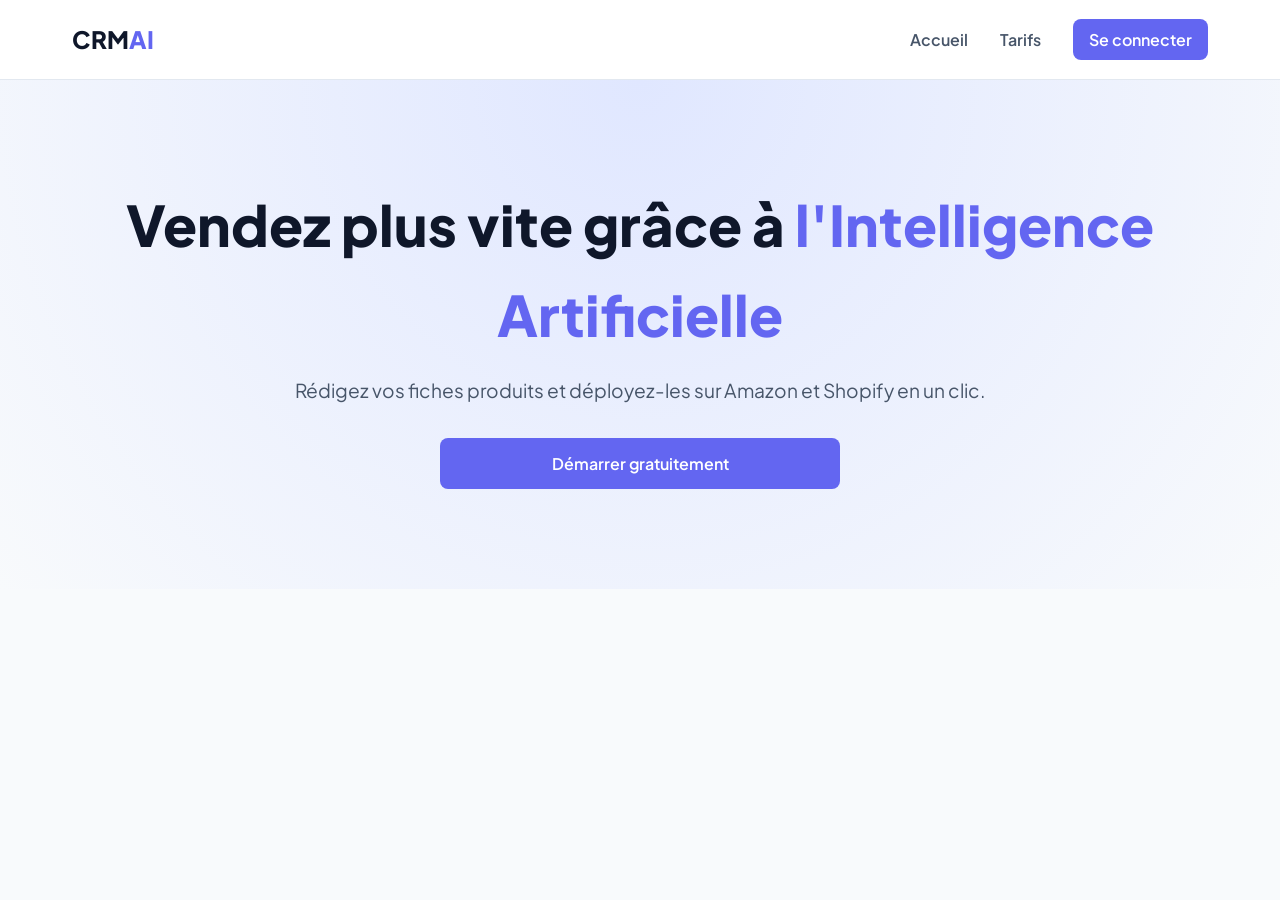
<file: index.html>
<!DOCTYPE html>
<html lang="fr">
<head>
    <meta charset="UTF-8">
    <title>Accueil | CRM IA</title>
    <link rel="stylesheet" href="style.css">
    <link href="https://fonts.googleapis.com/css2?family=Plus+Jakarta+Sans:wght@400;600;800&display=swap" rel="stylesheet">
</head>
<body>
    <header class="main-header">
        <nav class="container">
            <a href="index.html" class="logo">CRM<span>AI</span></a>
            <ul class="nav-links">
                <li><a href="index.html">Accueil</a></li>
                <li><a href="tarifs.html">Tarifs</a></li>
                <li><a href="login.html" class="btn btn-primary" style="color: white; padding: 0.5rem 1rem;">Se connecter</a></li>
            </ul>
        </nav>
    </header>

    <main class="hero">
        <div class="container">
            <h1 style="font-size: 3.5rem; margin-bottom: 1rem;">Vendez plus vite grâce à <span style="color: var(--primary);">l'Intelligence Artificielle</span></h1>
            <p style="font-size: 1.2rem; margin-bottom: 2rem; color: var(--text);">Rédigez vos fiches produits et déployez-les sur Amazon et Shopify en un clic.</p>
            <div style="max-width: 400px; margin: 0 auto;">
                <a href="login.html" class="btn btn-primary">Démarrer gratuitement</a>
            </div>
        </div>
    </main>
</body>
</html>
</file>
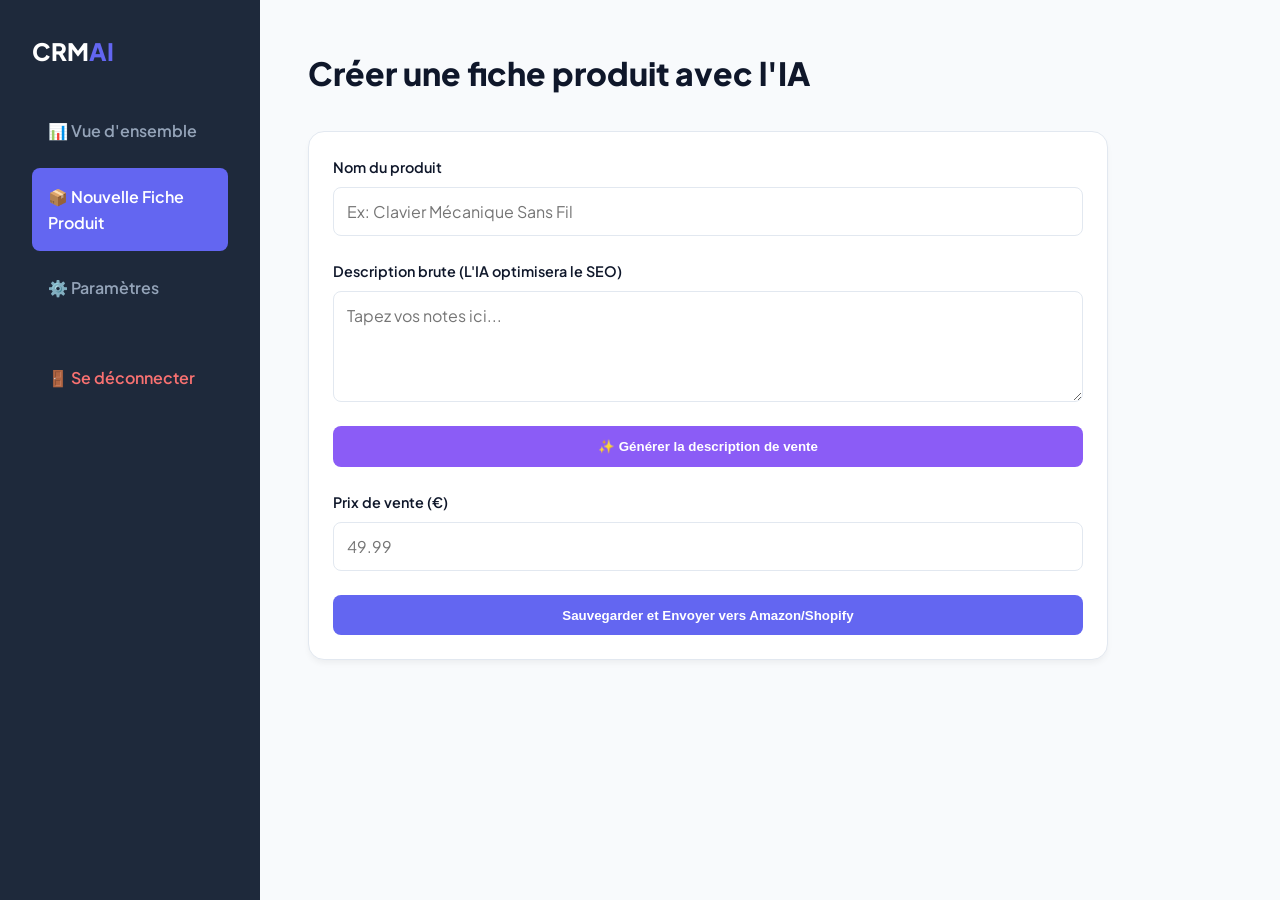
<file: ajouter-produit.html>
<!DOCTYPE html>
<html lang="fr">
<head>
    <meta charset="UTF-8">
    <title>Nouvel Article | CRM IA</title>
    <link rel="stylesheet" href="style.css">
    <link href="https://fonts.googleapis.com/css2?family=Plus+Jakarta+Sans:wght@400;600;800&display=swap" rel="stylesheet">
</head>
<body>
    <div class="app-container">
        <aside class="sidebar">
            <div class="logo" style="color:white; margin-bottom: 2rem;">CRM<span>AI</span></div>
            <ul class="nav-menu">
                <li><a href="dashboard.html">📊 Vue d'ensemble</a></li>
                <li><a href="ajouter-produit.html" class="active">📦 Nouvelle Fiche Produit</a></li>
                <li><a href="parametres.html">⚙️ Paramètres</a></li>
                <li style="margin-top: 2rem;"><a href="index.html" style="color: #f87171;">🚪 Se déconnecter</a></li>
            </ul>
        </aside>

        <main class="main-content">
            <h1 style="margin-bottom: 2rem;">Créer une fiche produit avec l'IA</h1>

            <div class="stat-card" style="max-width: 800px;">
                <div class="form-group">
                    <label>Nom du produit</label>
                    <input type="text" placeholder="Ex: Clavier Mécanique Sans Fil">
                </div>
                
                <div class="form-group">
                    <label>Description brute (L'IA optimisera le SEO)</label>
                    <textarea id="raw-desc" rows="4" placeholder="Tapez vos notes ici..."></textarea>
                </div>

                <button id="btn-ai" class="btn btn-primary" style="background: #8b5cf6; margin-bottom: 1.5rem;">
                    ✨ Générer la description de vente
                </button>

                <div id="ai-result" style="display: none; padding: 1.5rem; background: #f5f3ff; border: 1px solid #c4b5fd; border-radius: 8px; margin-bottom: 2rem;">
                    <p id="optimized-text" style="font-weight: 600; color: #4c1d95;"></p>
                </div>

                <div class="form-group">
                    <label>Prix de vente (€)</label>
                    <input type="number" placeholder="49.99">
                </div>

                <button class="btn btn-primary">Sauvegarder et Envoyer vers Amazon/Shopify</button>
            </div>
        </main>
    </div>

    <script src="script.js"></script> 
</body>
</html>
</file>
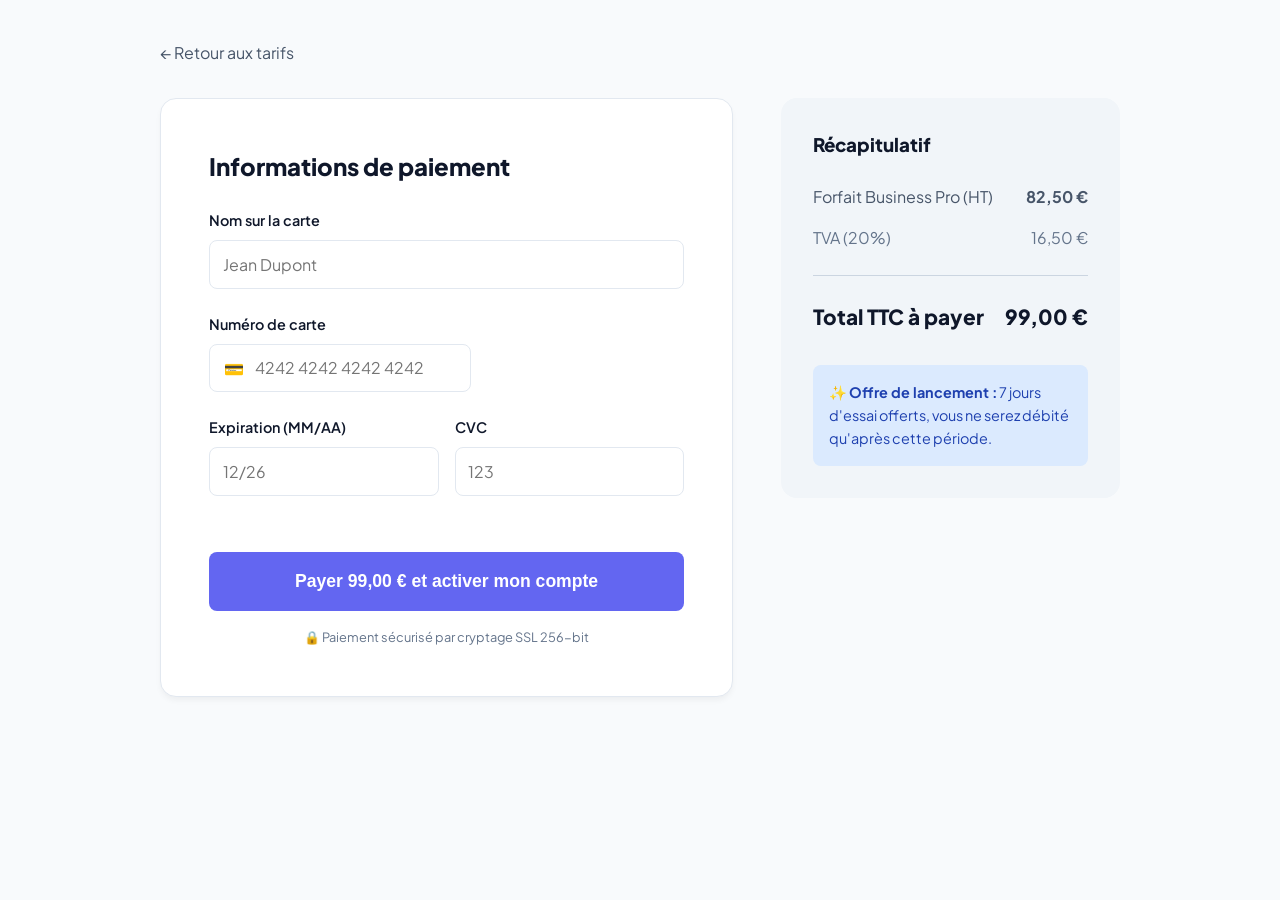
<file: checkout.html>
<!DOCTYPE html>
<html lang="fr">
<head>
    <meta charset="UTF-8">
    <title>Paiement Sécurisé | CRM AI</title>
    <link rel="stylesheet" href="style.css">
    <link href="https://fonts.googleapis.com/css2?family=Plus+Jakarta+Sans:wght@400;600;800&display=swap" rel="stylesheet">
</head>
<body class="bg-auth">

    <div class="container" style="max-width: 1000px; padding: 40px 20px;">
        <div style="margin-bottom: 2rem;">
            <a href="tarifs.html" style="color: var(--text); text-decoration: none;">← Retour aux tarifs</a>
        </div>

        <div class="grid" style="grid-template-columns: 1.5fr 1fr; align-items: start; gap: 3rem;">
            
            <div class="stat-card" style="padding: 3rem;">
                <h2 style="margin-bottom: 1.5rem;">Informations de paiement</h2>
                
                <form id="payment-form">
                    <div class="form-group">
                        <label>Nom sur la carte</label>
                        <input type="text" placeholder="Jean Dupont" required>
                    </div>

                    <div class="form-group">
                        <label>Numéro de carte</label>
                        <div style="position: relative;">
                            <input type="text" placeholder="4242 4242 4242 4242" required style="padding-left: 45px;">
                            <span style="position: absolute; left: 15px; top: 12px;">💳</span>
                        </div>
                    </div>

                    <div class="grid" style="grid-template-columns: 1fr 1fr; gap: 1rem;">
                        <div class="form-group">
                            <label>Expiration (MM/AA)</label>
                            <input type="text" placeholder="12/26" required>
                        </div>
                        <div class="form-group">
                            <label>CVC</label>
                            <input type="text" placeholder="123" required>
                        </div>
                    </div>

                    <button type="submit" id="btn-pay" class="btn btn-primary" style="margin-top: 2rem; font-size: 1.1rem; padding: 1.2rem;">
                        Payer 99,00 € et activer mon compte
                    </button>
                    
                    <p style="text-align: center; margin-top: 1rem; font-size: 0.8rem; color: #64748b;">
                        🔒 Paiement sécurisé par cryptage SSL 256-bit
                    </p>
                </form>
            </div>

            <div style="background: #f1f5f9; padding: 2rem; border-radius: 16px;">
                <h3 style="margin-bottom: 1.5rem;">Récapitulatif</h3>
                
                <div style="display: flex; justify-content: space-between; margin-bottom: 1rem;">
                    <span>Forfait Business Pro (HT)</span>
                    <span style="font-weight: bold;">82,50 €</span>
                </div>
                
                <div style="display: flex; justify-content: space-between; margin-bottom: 1rem; color: #64748b;">
                    <span>TVA (20%)</span>
                    <span>16,50 €</span>
                </div>
                
                <hr style="border: none; border-top: 1px solid #cbd5e1; margin: 1.5rem 0;">
                
                <div style="display: flex; justify-content: space-between; font-size: 1.3rem; font-weight: 800; color: var(--dark);">
                    <span>Total TTC à payer</span>
                    <span>99,00 €</span>
                </div>

                <div style="margin-top: 2rem; padding: 1rem; background: #dbeafe; border-radius: 8px; font-size: 0.9rem; color: #1e40af;">
                    ✨ <b>Offre de lancement :</b> 7 jours d'essai offerts, vous ne serez débité qu'après cette période.
                </div>
            </div>

        </div>
    </div>

    <script src="script.js"></script>
</body>
</html>
</file>
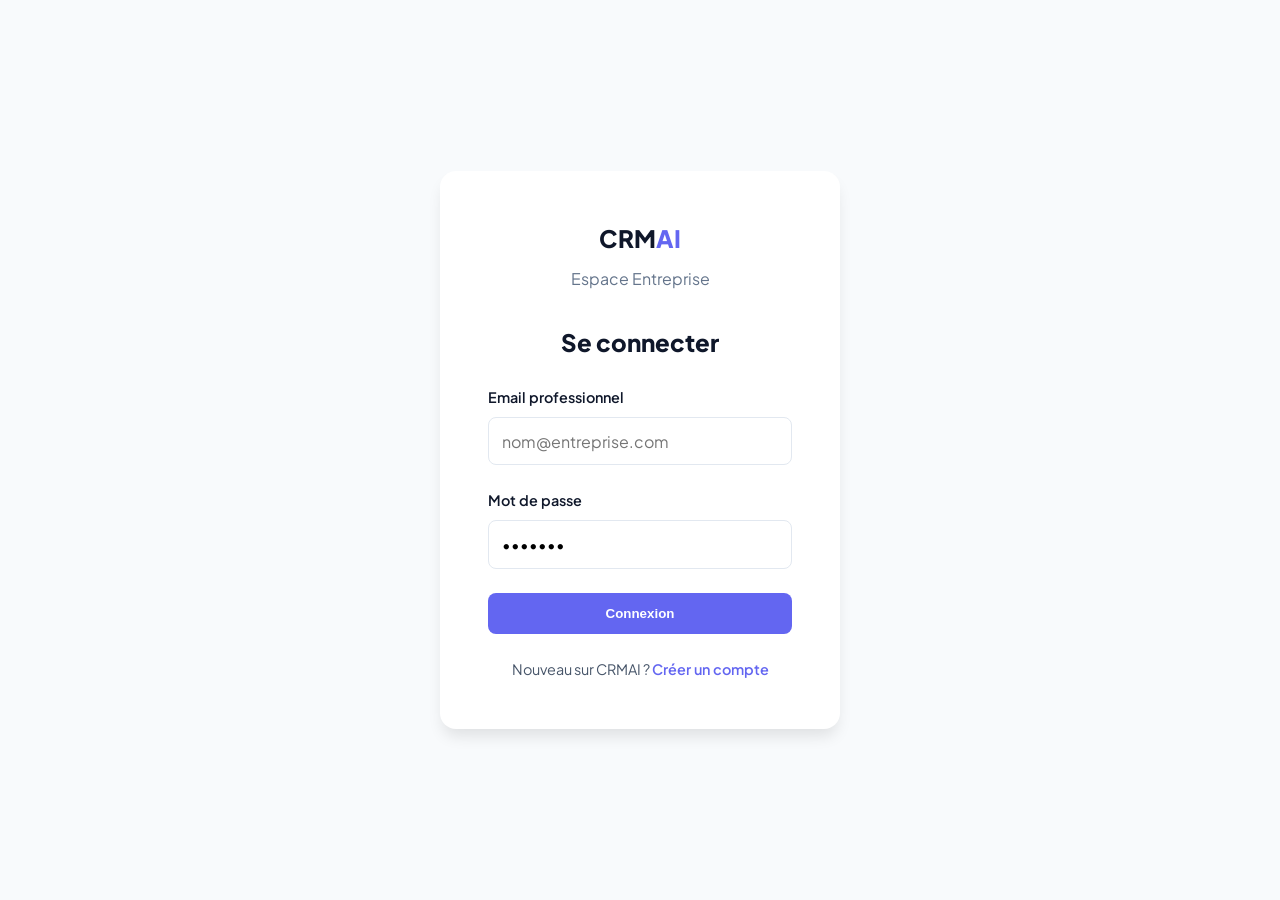
<file: login.html>
<!DOCTYPE html>
<html lang="fr">
<head>
    <meta charset="UTF-8">
    <title>Authentification | CRM IA</title>
    <link rel="stylesheet" href="style.css">
    <link href="https://fonts.googleapis.com/css2?family=Plus+Jakarta+Sans:wght@400;600;800&display=swap" rel="stylesheet">
</head>
<body class="auth-page">
    <div class="auth-card">
        <div class="text-center" style="margin-bottom: 2rem;">
            <a href="index.html" class="logo">CRM<span>AI</span></a>
            <p style="margin-top: 0.5rem; color: #64748b;">Espace Entreprise</p>
        </div>

        <div id="login-section">
            <h2 class="text-center" style="margin-bottom: 1.5rem;">Se connecter</h2>
            <form id="login-form">
                <div class="form-group">
                    <label>Email professionnel</label>
                    <input type="email" required placeholder="nom@entreprise.com">
                </div>
                <div class="form-group">
                    <label>Mot de passe</label>
                    <input type="password" required placeholder="••••••••" value="demo123">
                </div>
                <button type="submit" id="btn-login" class="btn btn-primary">Connexion</button>
            </form>
            <p class="text-center" style="margin-top: 1.5rem; font-size: 0.9rem;">
                Nouveau sur CRMAI ? <a href="#" id="link-to-signup" style="color: var(--primary); font-weight: 600;">Créer un compte</a>
            </p>
        </div>

        <div id="signup-section" style="display: none;">
            <h2 class="text-center" style="margin-bottom: 1.5rem;">Créer mon compte</h2>
            <form id="signup-form">
                <div class="form-group">
                    <label>Nom de l'entreprise</label>
                    <input type="text" required placeholder="Ex: Tech Store">
                </div>
                <div class="form-group">
                    <label>Email professionnel</label>
                    <input type="email" required placeholder="nom@entreprise.com">
                </div>
                <div class="form-group">
                    <label>Créer un mot de passe</label>
                    <input type="password" required placeholder="••••••••">
                </div>
                <button type="submit" id="btn-signup" class="btn btn-primary">S'inscrire gratuitement</button>
            </form>
            <p class="text-center" style="margin-top: 1.5rem; font-size: 0.9rem;">
                Déjà un compte ? <a href="#" id="link-to-login" style="color: var(--primary); font-weight: 600;">Se connecter</a>
            </p>
        </div>

    </div>

    <script src="script.js"></script> 
</body>
</html>
</file>
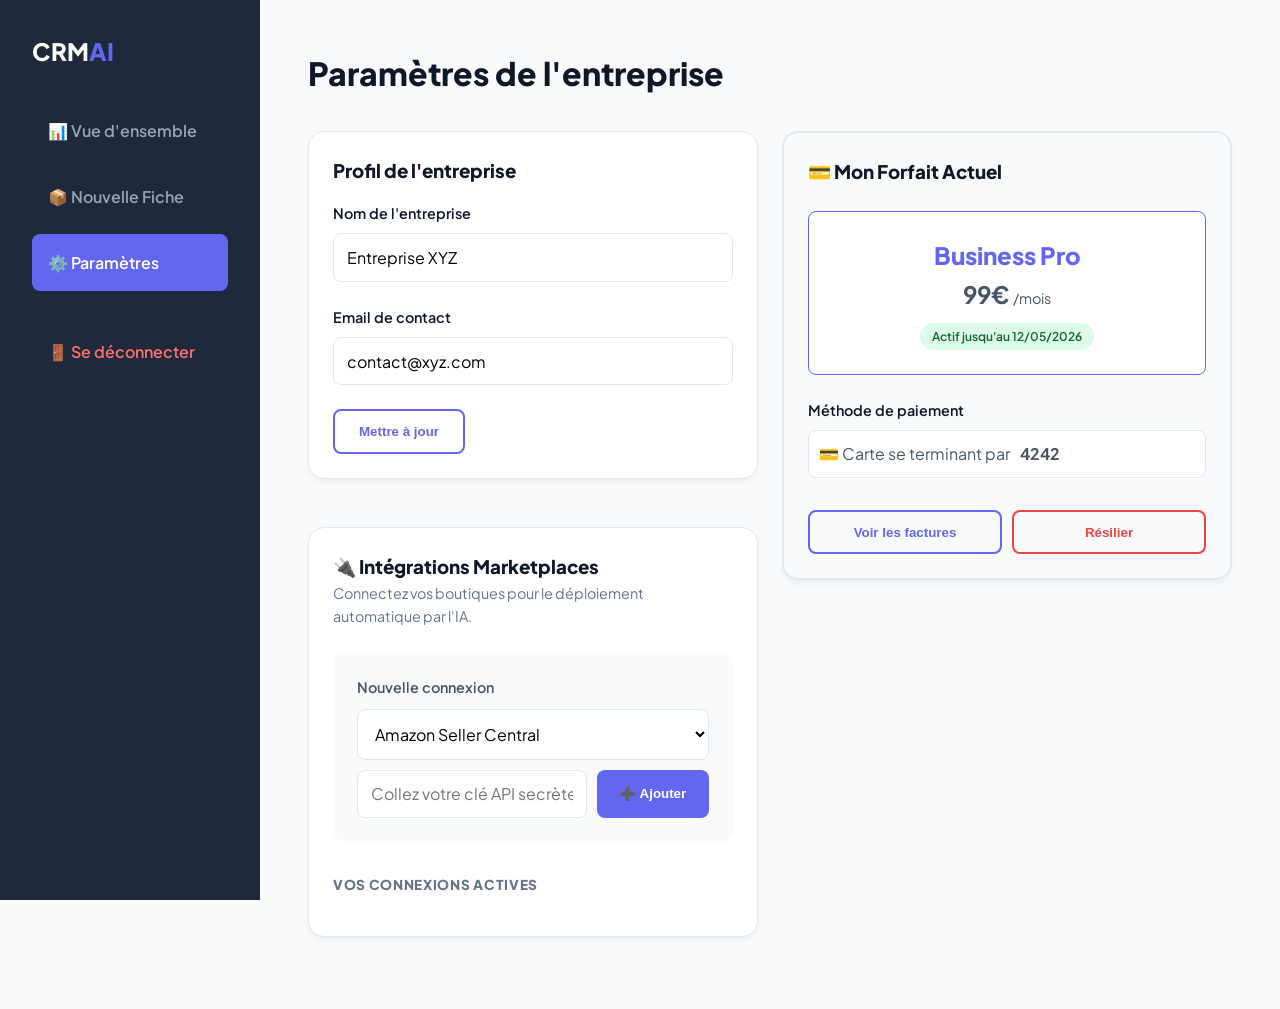
<file: parametres.html>
<!DOCTYPE html>
<html lang="fr">
<head>
    <meta charset="UTF-8">
    <title>Paramètres | CRM IA</title>
    <link rel="stylesheet" href="style.css">
    <link href="https://fonts.googleapis.com/css2?family=Plus+Jakarta+Sans:wght@400;600;800&display=swap" rel="stylesheet">
</head>
<body>
    <div class="app-container">
        <aside class="sidebar">
            <div class="logo" style="color:white; margin-bottom: 2rem;">CRM<span>AI</span></div>
            <ul class="nav-menu">
                <li><a href="dashboard.html">📊 Vue d'ensemble</a></li>
                <li><a href="ajouter-produit.html">📦 Nouvelle Fiche</a></li>
                <li><a href="parametres.html" class="active">⚙️ Paramètres</a></li>
                <li style="margin-top: 2rem;"><a href="index.html" style="color: #f87171;">🚪 Se déconnecter</a></li>
            </ul>
        </aside>

        <main class="main-content">
            <h1 style="margin-bottom: 2rem;">Paramètres de l'entreprise</h1>
            
            <div class="grid" style="align-items: start;">
                
                <div style="display: flex; flex-direction: column; gap: 1.5rem;">
                    
                    <div class="stat-card">
                        <h3>Profil de l'entreprise</h3>
                        <div class="form-group" style="margin-top: 1rem;">
                            <label>Nom de l'entreprise</label>
                            <input type="text" value="Entreprise XYZ">
                        </div>
                        <div class="form-group">
                            <label>Email de contact</label>
                            <input type="email" value="contact@xyz.com">
                        </div>
                        <button class="btn btn-outline" style="width: auto;">Mettre à jour</button>
                    </div>

                    <div class="stat-card">
    <h3>🔌 Intégrations Marketplaces</h3>
    <p style="font-size: 0.9rem; margin-bottom: 1.5rem; color: #64748b;">Connectez vos boutiques pour le déploiement automatique par l'IA.</p>
    
    <form id="api-form" style="background: var(--bg-light); padding: 1.5rem; border-radius: 12px; margin-bottom: 2rem;">
        <label style="font-weight: 600; font-size: 0.9rem; display: block; margin-bottom: 10px;">Nouvelle connexion</label>
        
        <div style="display: flex; gap: 10px; margin-bottom: 10px;">
            <select id="marketplace-select" style="padding: 0.8rem; border: 1px solid var(--border); border-radius: 8px; flex: 1; font-family: inherit; font-size: 1rem; background: white;">
                <option value="Amazon">Amazon Seller Central</option>
                <option value="Shopify">Shopify</option>
                <option value="eBay">eBay</option>
                <option value="Etsy">Etsy</option>
                <option value="Cdiscount">Cdiscount</option>
            </select>
        </div>
        
        <div style="display: flex; gap: 10px;">
            <input type="text" id="api-key-input" placeholder="Collez votre clé API secrète ici..." required style="flex: 2;">
            <button type="submit" class="btn btn-primary" style="flex: 1; padding: 0.8rem;">➕ Ajouter</button>
        </div>
    </form>

    <h4 style="font-size: 0.85rem; color: #64748b; text-transform: uppercase; letter-spacing: 0.05em; margin-bottom: 1rem;">Vos connexions actives</h4>
    
    <ul id="api-keys-list" style="list-style: none; display: flex; flex-direction: column; gap: 10px;">
        </ul>
</div>
                </div>

                <div class="stat-card" style="background: #f8fafc; border: 2px solid var(--border);">
                    <h3>💳 Mon Forfait Actuel</h3>
                    
                    <div style="background: white; padding: 1.5rem; border-radius: 8px; margin: 1.5rem 0; text-align: center; border: 1px solid var(--primary);">
                        <h2 style="color: var(--primary);">Business Pro</h2>
                        <p style="font-size: 1.5rem; font-weight: bold;">99€ <span style="font-size: 0.9rem; font-weight: normal;">/mois</span></p>
                        <span class="badge" style="margin-top: 10px; display: inline-block;">Actif jusqu'au 12/05/2026</span>
                    </div>

                    <div class="form-group">
                        <label>Méthode de paiement</label>
                        <div style="padding: 10px; border: 1px solid var(--border); border-radius: 8px; background: white; display: flex; align-items: center; gap: 10px;">
                            💳 Carte se terminant par <b>4242</b>
                        </div>
                    </div>

                    <div style="display: flex; gap: 10px; margin-top: 2rem;">
                        <button class="btn btn-outline">Voir les factures</button>
                        <button class="btn btn-outline" style="color: #ef4444; border-color: #ef4444;">Résilier</button>
                    </div>
                </div>

            </div>
        </main>
    </div>
</body>
</html>
</file>
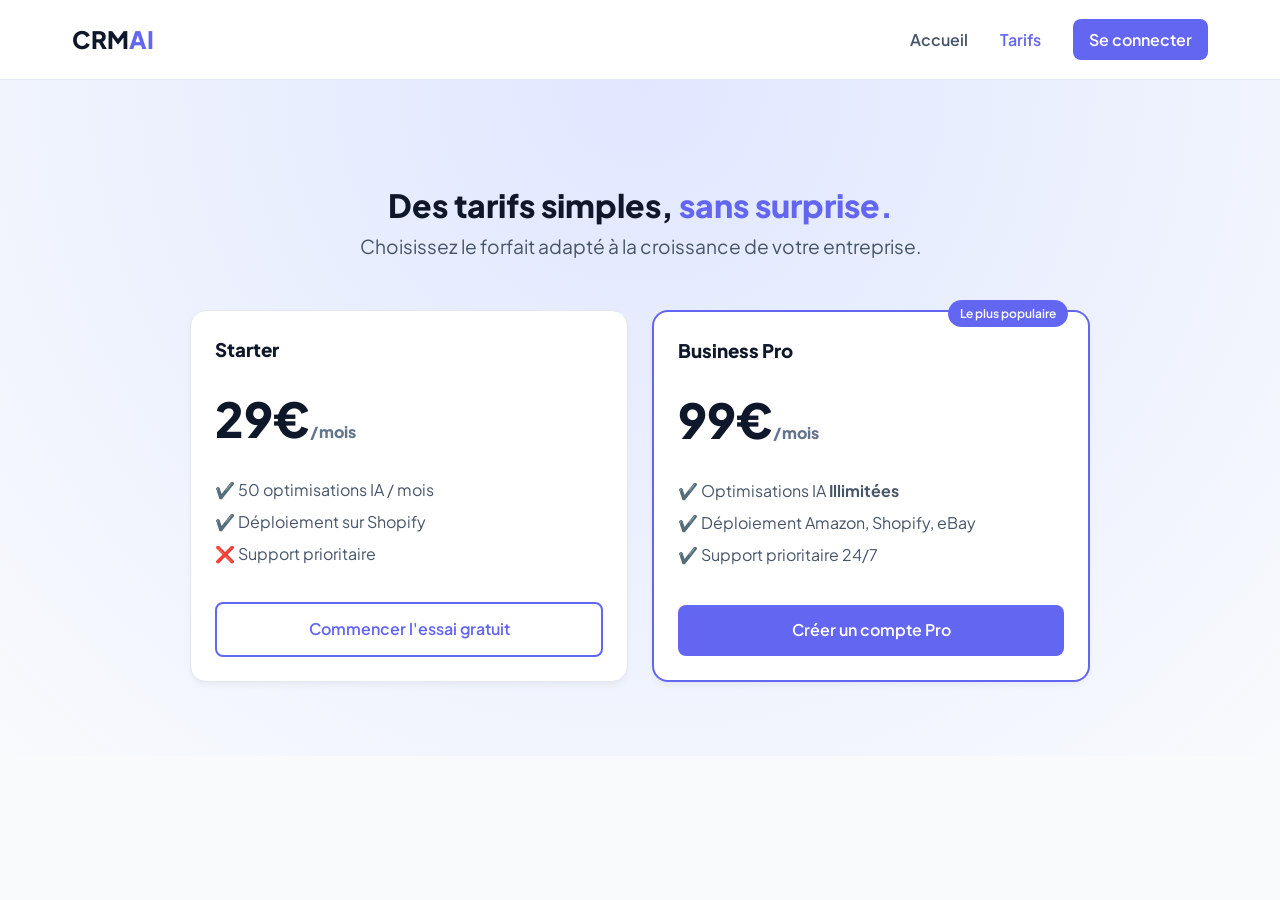
<file: tarifs.html>
<!DOCTYPE html>
<html lang="fr">
<head>
    <meta charset="UTF-8">
    <title>Tarifs | CRM IA</title>
    <link rel="stylesheet" href="style.css">
    <link href="https://fonts.googleapis.com/css2?family=Plus+Jakarta+Sans:wght@400;600;800&display=swap" rel="stylesheet">
</head>
<body>
    <header class="main-header">
        <nav class="container">
            <a href="index.html" class="logo">CRM<span>AI</span></a>
            <ul class="nav-links">
                <li><a href="index.html">Accueil</a></li>
                <li><a href="tarifs.html" style="color: var(--primary);">Tarifs</a></li>
                <li><a href="login.html" class="btn btn-primary" style="color: white; padding: 0.5rem 1rem;">Se connecter</a></li>
            </ul>
        </nav>
    </header>

    <main class="hero" style="padding-bottom: 50px;">
        <div class="container">
            <h1>Des tarifs simples, <span style="color: var(--primary);">sans surprise.</span></h1>
            <p style="font-size: 1.2rem; margin-bottom: 3rem;">Choisissez le forfait adapté à la croissance de votre entreprise.</p>
            
            <div class="grid" style="max-width: 900px; margin: 0 auto; text-align: left;">
                <div class="stat-card" style="display: flex; flex-direction: column;">
                    <h3>Starter</h3>
                    <h2 style="font-size: 3rem; margin: 1rem 0;">29€<span style="font-size: 1rem; color: #64748b;">/mois</span></h2>
                    <ul style="margin-bottom: 2rem; list-style: none; color: var(--text); line-height: 2;">
                        <li>✔️ 50 optimisations IA / mois</li>
                        <li>✔️ Déploiement sur Shopify</li>
                        <li>❌ Support prioritaire</li>
                    </ul>
                    <a href="login.html" class="btn btn-outline" style="margin-top: auto;">Commencer l'essai gratuit</a>
                </div>

                <div class="stat-card" style="border: 2px solid var(--primary); display: flex; flex-direction: column; position: relative;">
                    <div class="badge" style="position: absolute; top: -12px; right: 20px; background: var(--primary); color: white;">Le plus populaire</div>
                    <h3>Business Pro</h3>
                    <h2 style="font-size: 3rem; margin: 1rem 0;">99€<span style="font-size: 1rem; color: #64748b;">/mois</span></h2>
                    <ul style="margin-bottom: 2rem; list-style: none; color: var(--text); line-height: 2;">
                        <li>✔️ Optimisations IA <b>Illimitées</b></li>
                        <li>✔️ Déploiement Amazon, Shopify, eBay</li>
                        <li>✔️ Support prioritaire 24/7</li>
                    </ul>
                    <a href="login.html" class="btn btn-primary" style="margin-top: auto;">Créer un compte Pro</a>
                </div>
            </div>
        </div>
    </main>
</body>
</html>
</file>
<file: style.css>
/* --- VARIABLES ET RESET --- */
:root {
    --primary: #6366f1;
    --primary-hover: #4f46e5;
    --dark: #0f172a;
    --sidebar: #1e293b;
    --bg-light: #f8fafc;
    --white: #ffffff;
    --text: #475569;
    --border: #e2e8f0;
}

* { margin: 0; padding: 0; box-sizing: border-box; }
body { font-family: 'Plus Jakarta Sans', sans-serif; background: var(--bg-light); color: var(--text); line-height: 1.6; }
.container { max-width: 1200px; margin: 0 auto; padding: 0 2rem; }

/* --- TYPOGRAPHIE ET BOUTONS --- */
h1, h2, h3, h4 { color: var(--dark); font-weight: 800; }
a { text-decoration: none; transition: 0.3s; }
.text-center { text-align: center; }

.btn { padding: 0.8rem 1.5rem; border-radius: 8px; font-weight: 600; cursor: pointer; border: none; display: inline-block; width: 100%; text-align: center; }
.btn-primary { background: var(--primary); color: white; }
.btn-primary:hover { background: var(--primary-hover); }
.btn-outline { background: transparent; border: 2px solid var(--primary); color: var(--primary); }

/* --- SITE VITRINE (Header / Navigation) --- */
.main-header { height: 80px; display: flex; align-items: center; background: rgba(255,255,255,0.9); backdrop-filter: blur(10px); position: sticky; top: 0; z-index: 100; border-bottom: 1px solid var(--border); }
.logo { font-size: 1.5rem; font-weight: 800; color: var(--dark); }
.logo span { color: var(--primary); }
nav { display: flex; justify-content: space-between; width: 100%; align-items: center; }
.nav-links { display: flex; list-style: none; gap: 2rem; align-items: center; }
.nav-links a { color: var(--text); font-weight: 600; }
.nav-links a:hover { color: var(--primary); }
.hero { padding: 100px 0; text-align: center; background: radial-gradient(circle at top, #e0e7ff 0%, var(--bg-light) 100%); }

/* --- CRM DASHBOARD (Sidebar / Contenu) --- */
.app-container { display: flex; min-height: 100vh; }
.sidebar { width: 260px; background: var(--sidebar); color: white; padding: 2rem; position: fixed; height: 100vh; }
.main-content { margin-left: 260px; flex: 1; padding: 3rem; }

.nav-menu { list-style: none; margin-top: 2rem; }
.nav-menu li { margin-bottom: 0.5rem; }
.nav-menu a { color: #94a3b8; display: block; padding: 1rem; border-radius: 8px; font-weight: 600; }
.nav-menu a:hover, .nav-menu a.active { background: var(--primary); color: white; }

/* --- CARTES ET FORMULAIRES --- */
.stat-card { background: white; padding: 1.5rem; border-radius: 16px; border: 1px solid var(--border); box-shadow: 0 4px 6px -1px rgba(0,0,0,0.05); margin-bottom: 1.5rem; }
.grid { display: grid; grid-template-columns: repeat(auto-fit, minmax(250px, 1fr)); gap: 1.5rem; }

.form-group { margin-bottom: 1.5rem; display: flex; flex-direction: column; gap: 0.5rem; }
.form-group label { font-weight: 600; font-size: 0.9rem; color: var(--dark); }
input, textarea { padding: 0.8rem; border: 1px solid var(--border); border-radius: 8px; font-family: inherit; font-size: 1rem; }
input:focus, textarea:focus { outline: none; border-color: var(--primary); }

/* Tableaux */
table { width: 100%; border-collapse: collapse; margin-top: 1rem; }
th, td { padding: 1rem; text-align: left; border-bottom: 1px solid var(--border); }
th { color: #64748b; font-size: 0.85rem; text-transform: uppercase; }
.badge { padding: 4px 12px; border-radius: 99px; font-size: 0.75rem; font-weight: 600; background: #dcfce7; color: #166534; }

/* Auth Layout */
.auth-page { display: flex; align-items: center; justify-content: center; min-height: 100vh; background: var(--bg-light); }
.auth-card { background: white; padding: 3rem; border-radius: 16px; width: 100%; max-width: 400px; box-shadow: 0 10px 15px -3px rgba(0,0,0,0.1); }
/* --- LISTE API DYNAMIQUE --- */
.api-item {
    display: flex;
    justify-content: space-between;
    align-items: center;
    padding: 1rem;
    background: white;
    border: 1px solid var(--border);
    border-radius: 8px;
    transition: 0.2s;
}

.api-item:hover { border-color: var(--primary); }

.api-item .platform { font-weight: 800; color: var(--dark); }
.api-item .key-preview { font-family: monospace; color: #64748b; background: var(--bg-light); padding: 4px 8px; border-radius: 4px; font-size: 0.85rem; margin-top: 5px; display: inline-block; }

.btn-danger { 
    color: #ef4444; 
    background: #fef2f2; 
    border: none; 
    padding: 8px 12px; 
    border-radius: 6px; 
    cursor: pointer; 
    font-weight: 600; 
    transition: 0.2s;
}
.btn-danger:hover { background: #fee2e2; color: #b91c1c; }

/* --- FILTRES DASHBOARD --- */
.filter-select {
    padding: 0.5rem 1rem;
    border: 1px solid var(--border);
    border-radius: 8px;
    background-color: white;
    font-family: inherit;
    font-size: 0.9rem;
    color: var(--dark);
    font-weight: 600;
    cursor: pointer;
    outline: none;
}
.filter-select:focus { border-color: var(--primary); }
</file>
